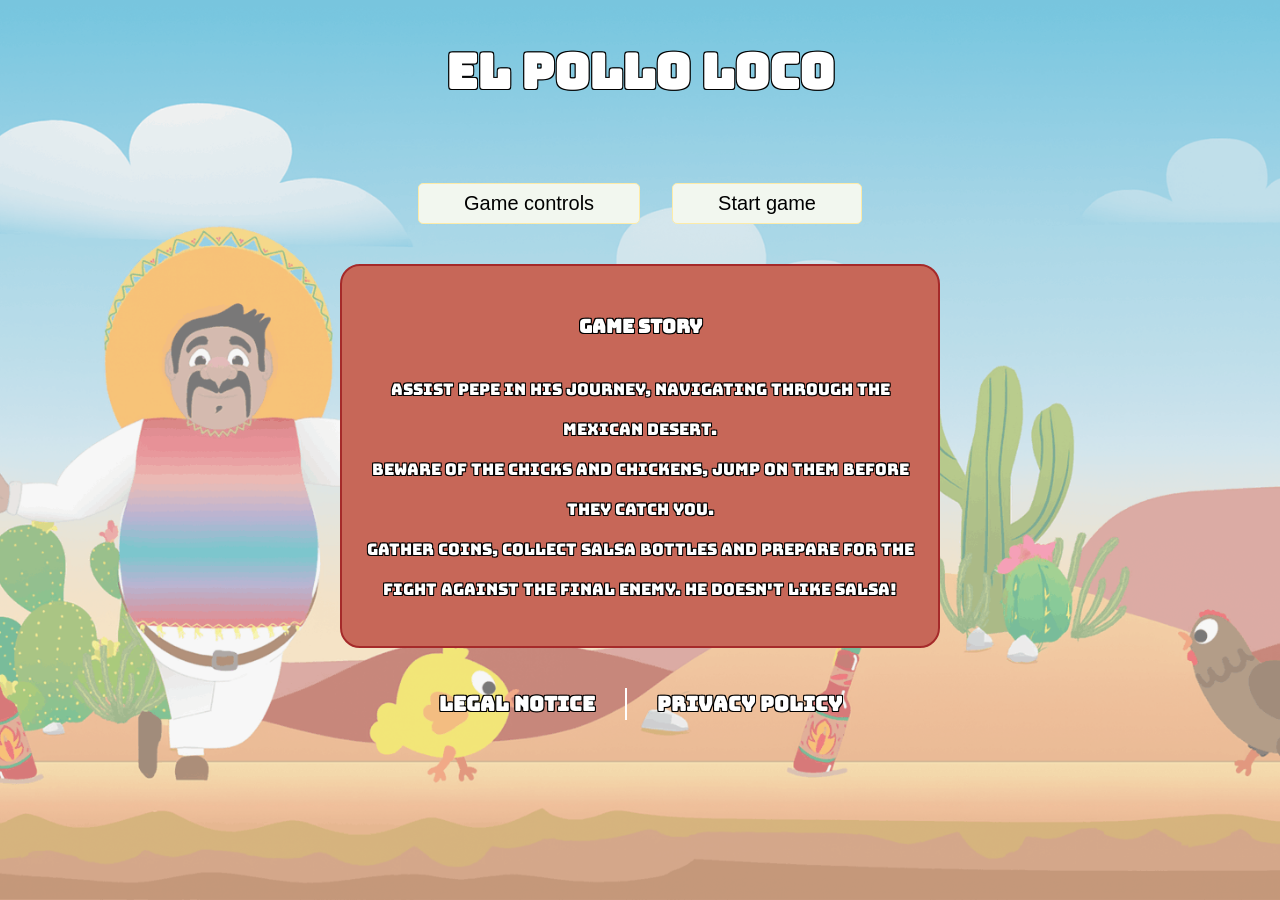
<file: index.html>
<!doctype html>
<html lang="en" translate="no">
  <head>
    <meta charset="UTF-8" />
    <meta name="viewport" content="width=device-width, initial-scale=1.0" />
    <title>El Pollo Loco</title>
    <link rel="stylesheet" href="style.css" />
    <link rel="icon" href="./img/favicon.png" />

    <!-- JS FILES -->
    <script src="./models/audio-manager.class.js" defer></script>
    <!-- Base classes -->
    <script src="./models/drawable-object.class.js" defer></script>
    <script src="./models/movable-object.class.js" defer></script>
    <!-- Game objects -->
    <script src="./models/chicken.class.js" defer></script>
    <script src="./models/small-chicken.class.js" defer></script>

    <script src="./systems/character-animation-system.js" defer></script>

    <script src="./models/character.class.js" defer></script>
    <script src="./models/cloud.class.js" defer></script>
    <script src="./models/background-object.class.js" defer></script>
    <script src="./models/keyboard.class.js" defer></script>
    <script src="./models/endboss.class.js" defer></script>
    <!-- UI elements -->
    <script src="./models/status-bar.class.js" defer></script>
    <script src="./models/coin-bar.class.js" defer></script>
    <script src="./models/bottle-bar.class.js" defer></script>
    <script src="./models/endboss-bar.class.js" defer></script>
    <!-- Collectibles and separators -->
    <script src="./models/separator-object.class.js" defer></script>
    <script src="./models/collectible-object.class.js" defer></script>
    <script src="./models/coin.class.js" defer></script>
    <script src="./models/bottle.class.js" defer></script>
    <script src="./models/throwable-object.class.js" defer></script>
    <script src="models/egg.class.js" defer></script>
    <!-- Level classes -->
    <script src="./models/level.class.js" defer></script>
    <script src="./levels/level1.js" defer></script>
    <!-- World helper systems -->
    <script src="./systems/collision-system.js" defer></script>
    <script src="./systems/bottle-system.js" defer></script>
    <script src="./systems/enemy-spawner.js" defer></script>
    <script src="./systems/collectibles-system.js" defer></script> 
    <!-- Game initialisation classes -->
    <script src="./models/world.class.js" defer></script>
    <script src="./js/game.js" defer></script>
    <script src="./script.js" defer></script>
  </head>
  <body onload="init()">
    <main id="game_wrapper" class="main-game-wrapper d-none">
      <h1 class="outlined main-title">El pollo loco</h1>
      <section class="game-content-wrapper">
        <canvas id="canvas" width="720" height="480"></canvas>
        <section class="upper-btn-container">
          <button onclick="audioManager.toggleSound()">
            <img id="sound_icon" src="./img/btn_sound.png" alt="mute, unmute button" />
          </button>
          <button onclick="restartGame()">
            <img src="./img/btn_restart.png" alt="restart button" />
          </button>
          <button onclick="stopGameFlow()">
            <img src="./img/btn_close.png" alt="quit game button" />
          </button>
        </section>
        <section class="mobile-control-buttons">
          <div class="left-btns">
            <button id="btn_throw">
              <img
                src="./img/arrow_throw.png"
                alt="curved arrow pointing to the right, throw"
              />
            </button>
            <button id="btn_jump">
              <img
                src="./img/arrow_upward.png"
                alt="arrow pointing to the top, jump"
              />
            </button>
          </div>
          <div class="right-btns">
            <button id="btn_left">
              <img
                src="./img/arrow_back.png"
                alt="arrow pointing to the left, go left"
              />
            </button>
            <button id="btn_right">
              <img
                src="./img/arrow_forward.png"
                alt="arrow pointing to the right, go right"
              />
            </button>
          </div>
        </section>
      </section>
    </main>
    <!-- Start game overlay -->
    <section id="start_screen" class="start-screen">
      <div class="start-screen-img"></div>
      <div class="start-screen-content">
        <h2 class="outlined">El pollo loco</h2>
        <div class="start-screen-btns">
          <button onclick="toggleInfoPannel()" id="btn_game_controls">
            Game controls
          </button>
          <button onclick="startGameFlow()">Start game</button>
        </div>
        <div class="info-pannel">
          <div id="game_story_container" class="game-story">
            <h3 class="outlined">Game story</h3>
            <p class="outlined">
              Assist Pepe in his journey, navigating through the Mexican desert.
              <br />
              Beware of the chicks and chickens, jump on them before they catch
              you. <br />
              Gather coins, collect salsa bottles and prepare for the fight
              against the final enemy. He doesn't like salsa!
            </p>
          </div>
          <div
            id="game_controls_container"
            class="game-controls-container d-none"
          >
            <h3 class="outlined">Game controls</h3>
            <img
              class="game-controls-img"
              src="./img/game_controls2.png"
              alt="s picture describing the game controls"
            />
          </div>
        </div>
        <footer>
          <a class="outlined" href="./html/legal-notice.html">Legal notice</a>
          <div class="vertical-divider"></div>
          <a class="outlined" href="./html/privacy-policy.html"
            >Privacy policy</a
          >
        </footer>
      </div>
    </section>
    <!-- You lost overlay -->
    <section id="overlay_you_lost" class="you-lost d-none">
      <div class="you-lost-btns">
        <button onclick="restartGame()">Restart game</button>
        <button onclick="stopGameFlow()">Exit game</button>
      </div>
      <img
        class="you-lost-img"
        src="./img/you_won_you_lost/you_lost_a.png"
        alt="you lost"
      />
    </section>
    <!-- You won, overlay -->
    <section id="overlay_you_won" class="you-won d-none">
      <div class="you-won-btns">
        <button onclick="restartGame()">Restart game</button>
        <button onclick="stopGameFlow()">Exit game</button>
      </div>
      <img
        class="you-won-img"
        src="./img/you_won_you_lost/you_won_a.png"
        alt="you won"
      />
    </section>
    <!-- Orientation warning overlay -->
    <section id="orientation_warning" class="warning-container">
      <span>Enjoy the game in landscape mode only!</span>
      <span>Please rotate your device!</span>
      <img
        class="salsa-bottle"
        src="./img/6_salsa_bottle/salsa_bottle.png"
        alt="a salsa bottle"
      />
    </section>
  </body>
</html>
</file>
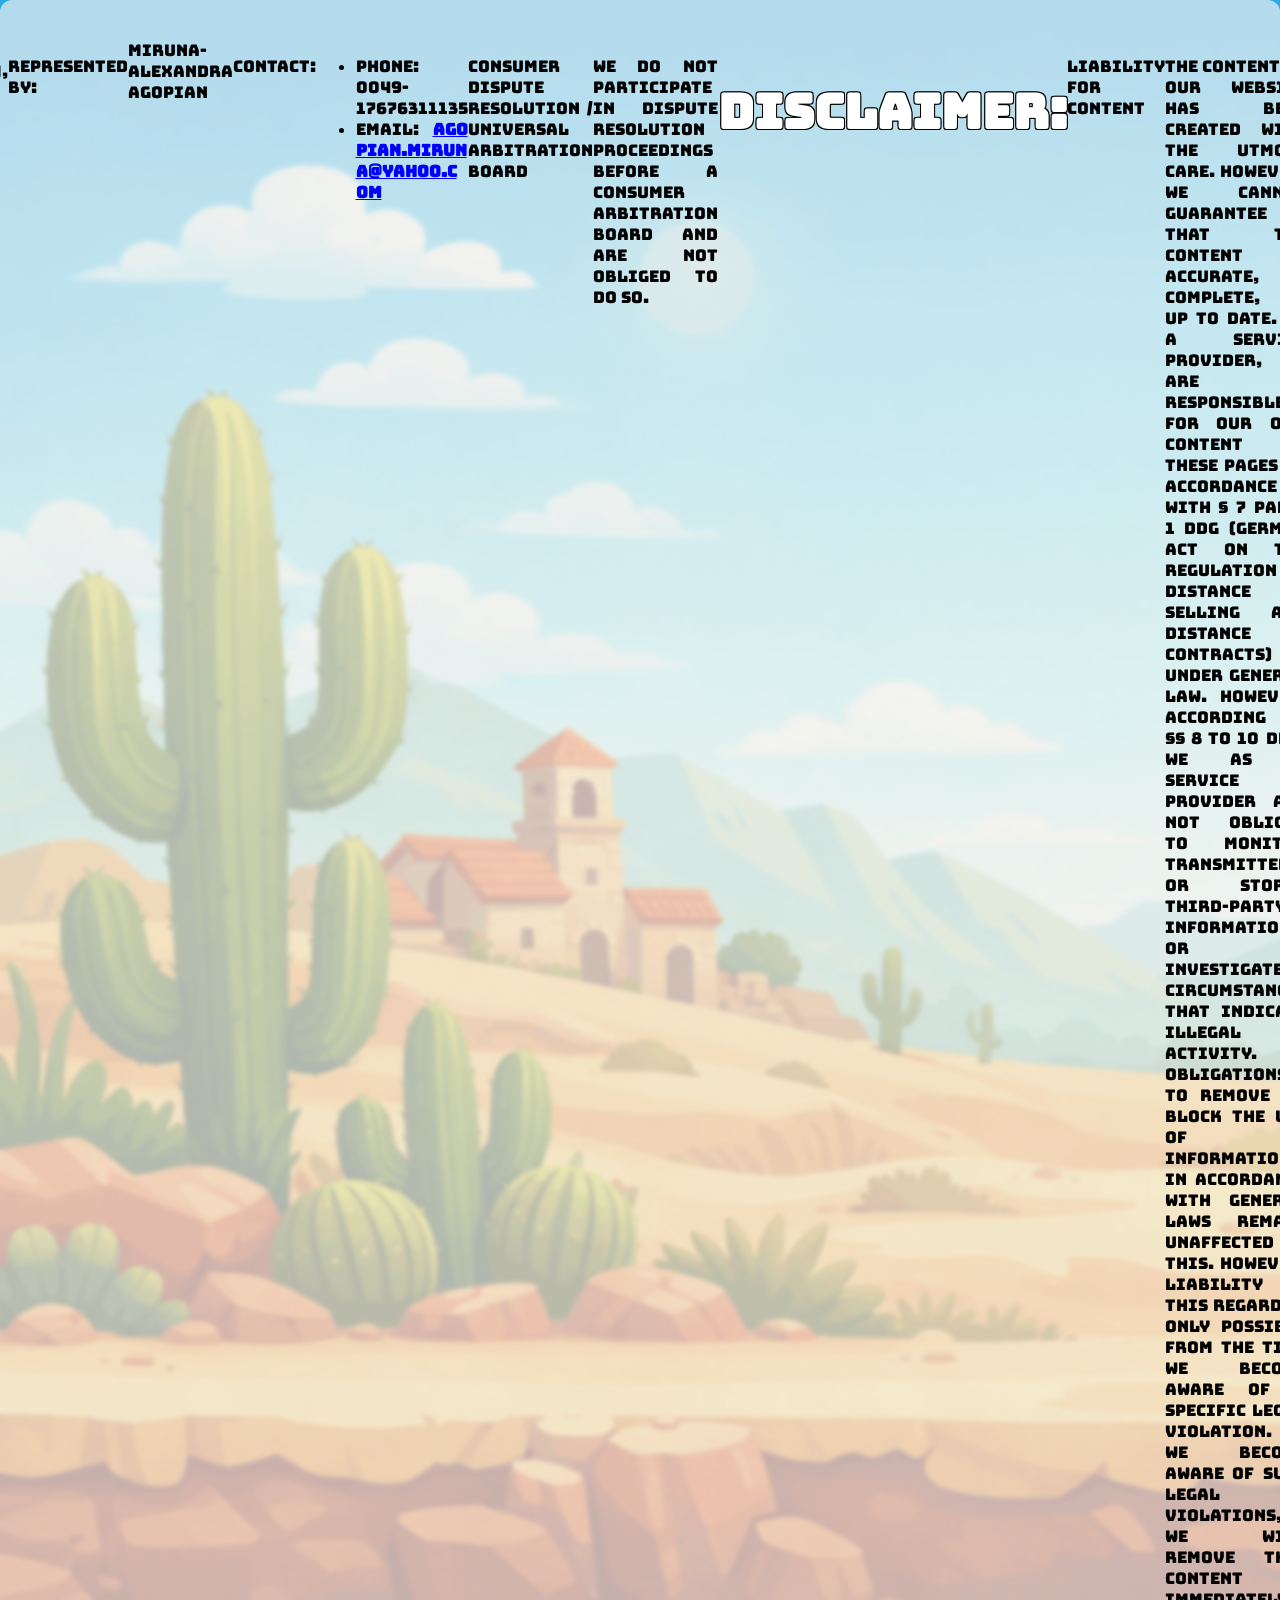
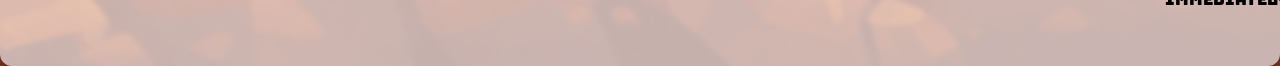
<file: legal-notice.html>
<!DOCTYPE html>
<html lang="en">
  <head>
    <meta charset="UTF-8" />
    <meta name="viewport" content="width=device-width, initial-scale=1.0" />
    <title>El Pollo Loco</title>
    <link rel="stylesheet" href="./style.css" />
    <link rel="stylesheet" href="./styles/text.css" />
    <link rel="icon" href="./img/favicon.png" />
  </head>
  <body>
    <main>
      <h1 class="outlined">Legal notice</h1>

      <p>
        Information pursuant to § 5 DDG (German Consumer Dispute Resolution Act)
      </p>
      <span>Miruna Agopian</span>
      <span>Auf dem Sand 41A</span>
      <span>69309 Mannheim, Germany</span>

      <p>Represented by:</p>
      <span>Miruna-Alexandra Agopian</span>

      <p>Contact:</p>
      <ul>
        <li>Phone: 0049-17676311135</li>
        <li>Email:
          <a href="mailto:agopian.miruna@yahoo.com"
            > agopian.miruna@yahoo.com</a
          >
        </li>
      </ul>
      <p>Consumer dispute resolution / Universal arbitration board</p>
      <p>
        We do not participate in dispute resolution proceedings before a
        consumer arbitration board and are not obliged to do so.
      </p>

      <h2 class="outlined">Disclaimer:</h2>

      <p>Liability for content</p>
      <p>
        The content of our website has been created with the utmost care.
        However, we cannot guarantee that the content is accurate, complete, or
        up to date. As a service provider, we are responsible for our own
        content on these pages in accordance with § 7 para. 1 DDG (German Act on
        the Regulation of Distance Selling and Distance Contracts) under general
        law. However, according to §§ 8 to 10 DDG, we as a service provider are
        not obliged to monitor transmitted or stored third-party information or
        to investigate circumstances that indicate illegal activity. Obligations
        to remove or block the use of information in accordance with general
        laws remain unaffected by this. However, liability in this regard is
        only possible from the time we become aware of a specific legal
        violation. If we become aware of such legal violations, we will remove
        this content immediately.
      </p>

      <p>Liability for links</p>
      <p>
        Our website contains links to external third-party websites over whose
        content we have no influence. Therefore, we cannot accept any liability
        for this external content. The respective provider or operator of the
        linked pages is always responsible for their content. The linked pages
        were checked for possible legal violations at the time of linking. No
        illegal content was found at the time of linking. However, permanent
        monitoring of the content of the linked pages is not reasonable without
        concrete evidence of a violation of the law. If we become aware of any
        infringements, we will remove such links immediately.
      </p>
      <p>Copyright</p>
      <p>
        The content and works on these pages created by the site operators are
        subject to German copyright law. The reproduction, editing,
        distribution, and any kind of use outside the limits of copyright law
        require the written consent of the respective author or creator.
        Downloads and copies of this site are only permitted for private,
        non-commercial use. Insofar as the content on this site was not created
        by the operator, the copyrights of third parties are respected. In
        particular, third-party content is identified as such. Should you
        nevertheless become aware of a copyright infringement, please inform us
        accordingly. If we become aware of any infringements, we will remove
        such content immediately.
      </p> <br> <br>
        <a href="index.html">Back to the game</a>
    </main>
  </body>
</html>
</file>
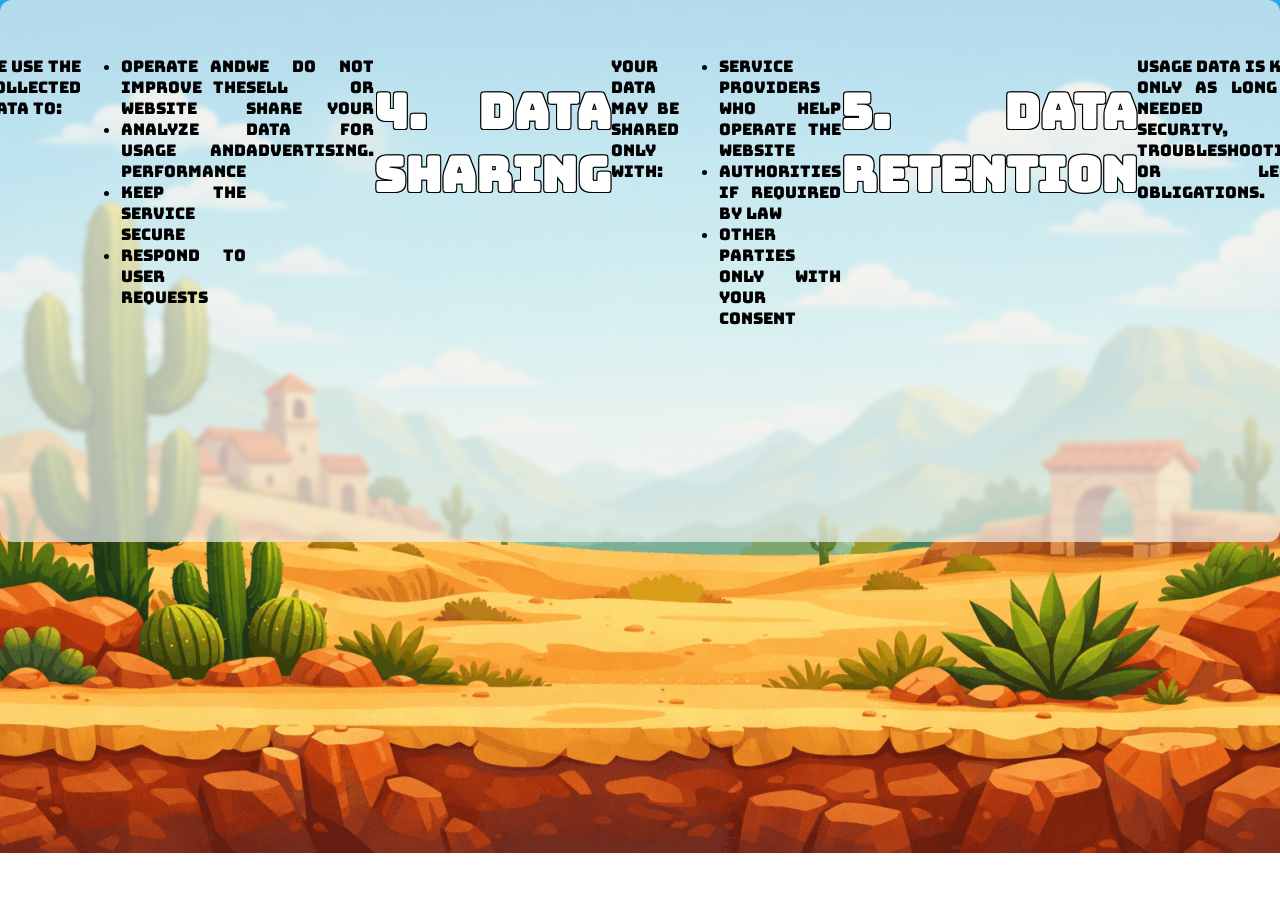
<file: privacy-policy.html>
<!DOCTYPE html>
<html lang="en">
  <head>
    <meta charset="UTF-8" />
    <meta name="viewport" content="width=device-width, initial-scale=1.0" />
    <title>El Pollo Loco</title>
    <link rel="stylesheet" href="./style.css">
    <link rel="stylesheet" href="./styles/text.css" />
    <link rel="icon" href="./img/favicon.png" />
  </head>
  <body>
    <main>
      <h1 class="outlined">Privacy Policy</h1>
      <span>Last updated: January 15, 2026</span>
      <p>
        This Privacy Policy explains what data is collected when you use El
        Pollo Loco, how it’s used, and your rights.
      </p>

      <h2 class="outlined">1. Data We Collect</h2>
      <p>We only collect basic Usage Data, such as:</p>
      <ul>
        <li>IP address</li>
        <li>Browser type and version</li>
        <li>Pages visited and time spent</li>
        <li>Device information</li>
        <li>Diagnostic data</li>
      </ul>
      <p>This data is collected automatically by your browser.</p>

      <h2 class="outlined">2. Cookies</h2>
      <p>
        The website uses essential cookies to make the game work and remember
        basic preferences. You can disable cookies in your browser, but some
        features may not function.
      </p>

      <h2 class="outlined">3. How We Use Data</h2>
      <p>We use the collected data to:</p>
      <ul>
        <li>Operate and improve the website</li>
        <li>Analyze usage and performance</li>
        <li>Keep the service secure</li>
        <li>Respond to user requests</li>
      </ul>
      <p>We do not sell or share your data for advertising.</p>

      <h2 class="outlined">4. Data Sharing</h2>
      <p>Your data may be shared only with:</p>
      <ul>
        <li>Service providers who help operate the website</li>
        <li>Authorities if required by law</li>
        <li>Other parties only with your consent</li>
      </ul>

      <h2 class="outlined">5. Data Retention</h2>
      <p>
        Usage Data is kept only as long as needed for security, troubleshooting,
        or legal obligations.
      </p>

      <h2 class="outlined">6. Children’s Privacy</h2>
      <p>
        The service is not intended for children under 13. We do not knowingly
        collect data from children.
      </p>

      <h2 class="outlined">7. External Links</h2>
      <p>
        The website may contain links to third‑party sites. We are not
        responsible for their content or privacy practices.
      </p>

      <h2 class="outlined">8. Changes</h2>
      <p>
        We may update this Privacy Policy. The “Last updated” date will always
        reflect the latest version.
      </p>

      <h2 class="outlined">9. Contact</h2>
      <p>For questions, contact: <br /> <br>Miruna Agopian</p>
      <a href="mailto:agopian.miruna@yahoo.com">agopian.miruna@yahoo.com</a>
      <br> <br>
      <a href="index.html">Back to the game</a>
    </main>
  </body>
</html>
</file>
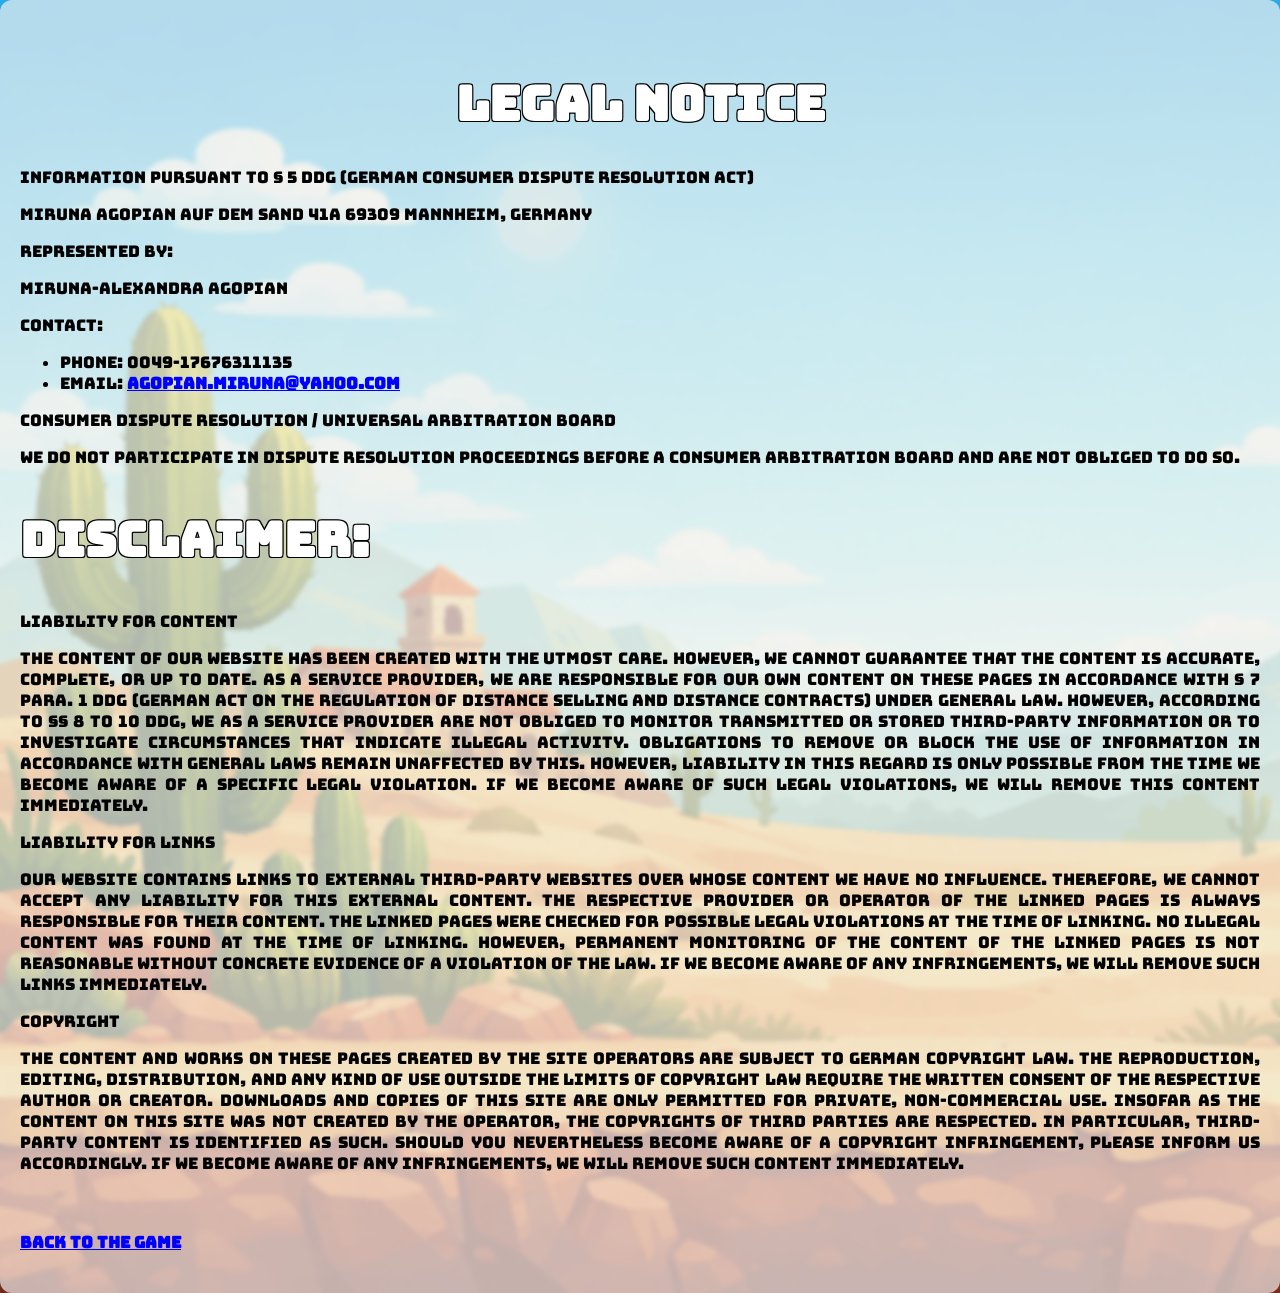
<file: html/legal-notice.html>
<!doctype html>
<html lang="en">
  <head>
    <meta charset="UTF-8" />
    <meta name="viewport" content="width=device-width, initial-scale=1.0" />
    <title>El Pollo Loco</title>
    <link rel="stylesheet" href="../style.css" />
    <link rel="stylesheet" href="../styles/text.css" />
    <link rel="icon" href="../img/favicon.png" />
  </head>
  <body>
    <main>
      <div class="main-content">
        <h1 class="outlined">Legal notice</h1>

        <p>
          Information pursuant to § 5 DDG (German Consumer Dispute Resolution
          Act)
        </p>
        <span>Miruna Agopian</span>
        <span>Auf dem Sand 41A</span>
        <span>69309 Mannheim, Germany</span>

        <p>Represented by:</p>
        <span>Miruna-Alexandra Agopian</span>

        <p>Contact:</p>
        <ul>
          <li>Phone: 0049-17676311135</li>
          <li>
            Email:
            <a href="mailto:agopian.miruna@yahoo.com">
              agopian.miruna@yahoo.com</a
            >
          </li>
        </ul>
        <p>Consumer dispute resolution / Universal arbitration board</p>
        <p>
          We do not participate in dispute resolution proceedings before a
          consumer arbitration board and are not obliged to do so.
        </p>

        <h2 class="outlined">Disclaimer:</h2>

        <p>Liability for content</p>
        <p>
          The content of our website has been created with the utmost care.
          However, we cannot guarantee that the content is accurate, complete,
          or up to date. As a service provider, we are responsible for our own
          content on these pages in accordance with § 7 para. 1 DDG (German Act
          on the Regulation of Distance Selling and Distance Contracts) under
          general law. However, according to §§ 8 to 10 DDG, we as a service
          provider are not obliged to monitor transmitted or stored third-party
          information or to investigate circumstances that indicate illegal
          activity. Obligations to remove or block the use of information in
          accordance with general laws remain unaffected by this. However,
          liability in this regard is only possible from the time we become
          aware of a specific legal violation. If we become aware of such legal
          violations, we will remove this content immediately.
        </p>

        <p>Liability for links</p>
        <p>
          Our website contains links to external third-party websites over whose
          content we have no influence. Therefore, we cannot accept any
          liability for this external content. The respective provider or
          operator of the linked pages is always responsible for their content.
          The linked pages were checked for possible legal violations at the
          time of linking. No illegal content was found at the time of linking.
          However, permanent monitoring of the content of the linked pages is
          not reasonable without concrete evidence of a violation of the law. If
          we become aware of any infringements, we will remove such links
          immediately.
        </p>
        <p>Copyright</p>
        <p>
          The content and works on these pages created by the site operators are
          subject to German copyright law. The reproduction, editing,
          distribution, and any kind of use outside the limits of copyright law
          require the written consent of the respective author or creator.
          Downloads and copies of this site are only permitted for private,
          non-commercial use. Insofar as the content on this site was not
          created by the operator, the copyrights of third parties are
          respected. In particular, third-party content is identified as such.
          Should you nevertheless become aware of a copyright infringement,
          please inform us accordingly. If we become aware of any infringements,
          we will remove such content immediately.
        </p>
        <br />
        <br />
        <a href="../index.html">Back to the game</a>
      </div>
    </main>
  </body>
</html>
</file>
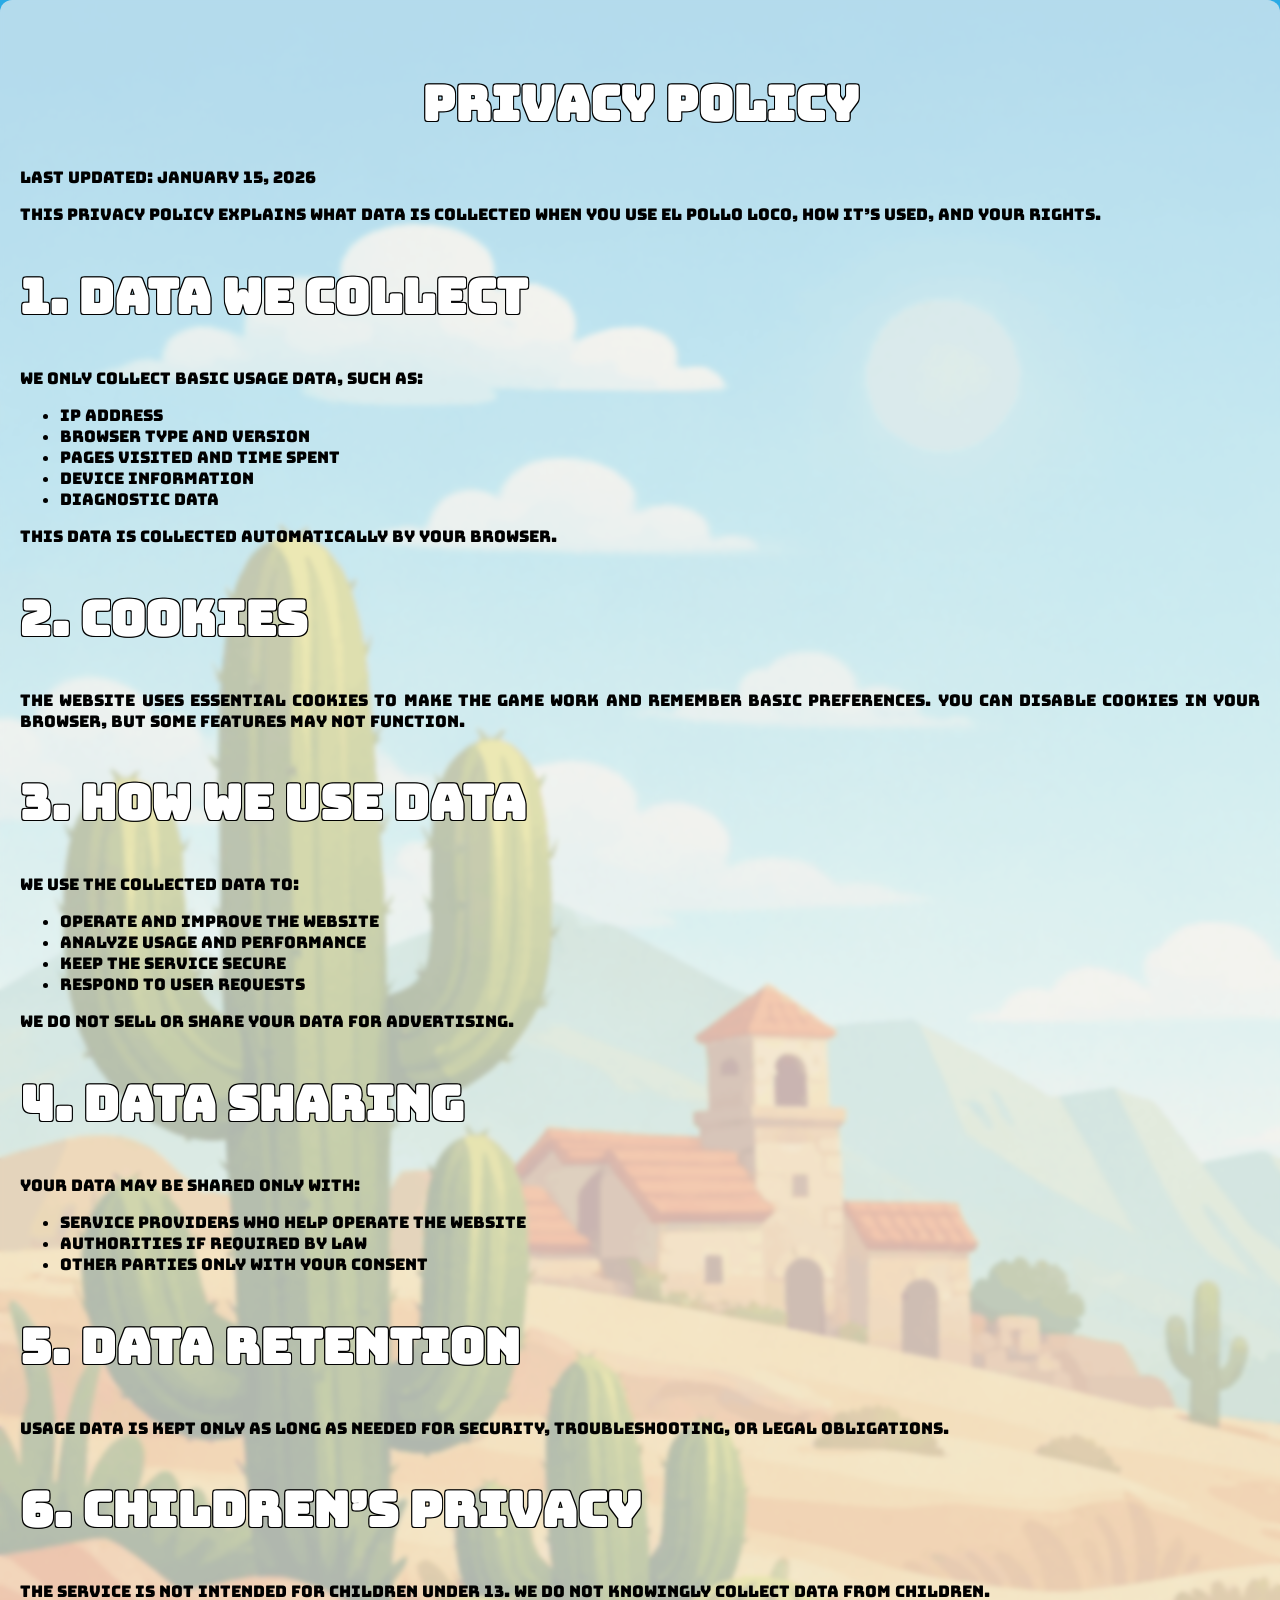
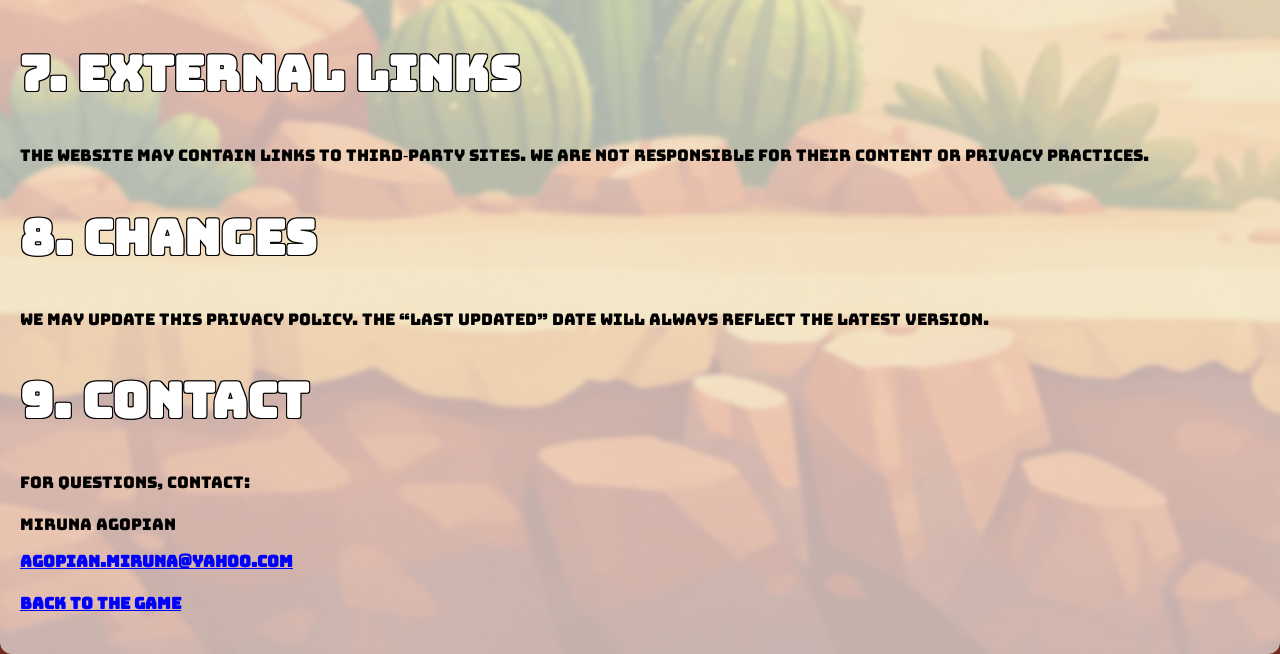
<file: html/privacy-policy.html>
<!doctype html>
<html lang="en">
  <head>
    <meta charset="UTF-8" />
    <meta name="viewport" content="width=device-width, initial-scale=1.0" />
    <title>El Pollo Loco</title>
    <link rel="stylesheet" href="../style.css" />
    <link rel="stylesheet" href="../styles/text.css" />
    <link rel="icon" href="../img/favicon.png" />
  </head>
  <body>
    <main>
      <div class="main-content">
        <h1 class="outlined">Privacy Policy</h1>
        <span>Last updated: January 15, 2026</span>
        <p>
          This Privacy Policy explains what data is collected when you use El
          Pollo Loco, how it’s used, and your rights.
        </p>

        <h2 class="outlined">1. Data We Collect</h2>
        <p>We only collect basic Usage Data, such as:</p>
        <ul>
          <li>IP address</li>
          <li>Browser type and version</li>
          <li>Pages visited and time spent</li>
          <li>Device information</li>
          <li>Diagnostic data</li>
        </ul>
        <p>This data is collected automatically by your browser.</p>

        <h2 class="outlined">2. Cookies</h2>
        <p>
          The website uses essential cookies to make the game work and remember
          basic preferences. You can disable cookies in your browser, but some
          features may not function.
        </p>

        <h2 class="outlined">3. How We Use Data</h2>
        <p>We use the collected data to:</p>
        <ul>
          <li>Operate and improve the website</li>
          <li>Analyze usage and performance</li>
          <li>Keep the service secure</li>
          <li>Respond to user requests</li>
        </ul>
        <p>We do not sell or share your data for advertising.</p>

        <h2 class="outlined">4. Data Sharing</h2>
        <p>Your data may be shared only with:</p>
        <ul>
          <li>Service providers who help operate the website</li>
          <li>Authorities if required by law</li>
          <li>Other parties only with your consent</li>
        </ul>

        <h2 class="outlined">5. Data Retention</h2>
        <p>
          Usage Data is kept only as long as needed for security,
          troubleshooting, or legal obligations.
        </p>

        <h2 class="outlined">6. Children’s Privacy</h2>
        <p>
          The service is not intended for children under 13. We do not knowingly
          collect data from children.
        </p>

        <h2 class="outlined">7. External Links</h2>
        <p>
          The website may contain links to third‑party sites. We are not
          responsible for their content or privacy practices.
        </p>

        <h2 class="outlined">8. Changes</h2>
        <p>
          We may update this Privacy Policy. The “Last updated” date will always
          reflect the latest version.
        </p>

        <h2 class="outlined">9. Contact</h2>
        <p>
          For questions, contact: <br />
          <br />Miruna Agopian
        </p>
        <a href="mailto:agopian.miruna@yahoo.com">agopian.miruna@yahoo.com</a>
        <br />
        <br />
        <a href="../index.html">Back to the game</a>
      </div>
    </main>
  </body>
</html>
</file>
<file: style.css>
/* General styling rules */
*{
    box-sizing: border-box;
}

body {
    margin: 0;
    background-image: url('./img/5_background/background_img_main_compressed.png');
    background-size: cover;
    background-repeat: no-repeat;
    font-family: 'Bungee';
    overflow-x: hidden;
}

@font-face {
  font-display: swap; 
  font-family: 'Bungee';
  font-style: normal;
  font-weight: 400;
  src: url('./fonts/bungee-v17-latin-regular.woff2') format('woff2'); 
}

h1, h2 {
    color: azure;
    text-decoration: wavy;
    font-size: clamp(1.8rem, 4vw + 1rem, 3rem);
}

.outlined { 
    color: white; 
    text-shadow: 
    -1px -1px 0 black, 
    1px -1px 0 black, 
    -1px 1px 0 black, 
    1px 1px 0 black; 
}

a {
    text-decoration: none;
    color: white;
    font-size: 20px;
    font-weight: 800;
}

a:hover {
    transform: scale(1.1);
    transition: 125ms ease-in-out;
}

.d-none {
    display: none !important;
}


/* Canvas styling */

.main-game-wrapper {
    display: flex;
    justify-content: center;
    align-items: center;
    flex-direction: column;
    min-height: 100vh;
    padding: 40px 10px;
    background: rgba(240, 240, 240, 0.4); 
}

.game-content-wrapper {
    display: flex;
    justify-content: center;
    position: relative;
}

canvas {
    border: 2px solid white;
    border-style: double;
    border-radius: 8px;
    display: block;
    width: 100%;
    max-width: 100vw;
    height: auto;
    max-height: 100vh;
}

.upper-btn-container {
    display: flex;
    justify-content: flex-end;
    gap: clamp(8px, 3vw, 20px);
    position: absolute;
    top: 6px;
    right: 8px;
}

.upper-btn-container button img {
    width: clamp(20px, 4vw, 20px);
    height: auto;
    max-width: 28px;
}

.upper-btn-container button {
    padding: clamp(2px, 1vw, 6px);
    height: auto;
}

button {
    cursor: pointer;
    border-radius: 5px;
    background-color: #f2f7ef;
    display: flex;
    justify-content: center;
    align-items: center;
    border: 1px solid #fdeba8;
}

button:not(.fullscreen-btn):hover {
    background-color: #fdeba8;
}

.btn-active {
    background-color: #f6ba61;
    border: 1px solid #a0220a;
}

.mobile-control-buttons {
    display: none;
    justify-content: space-between;
    align-items: center;
    width: 100%;
    position: absolute;
    bottom: 4px;
}

.mobile-control-buttons button {
    background-color: transparent;
    border: 2px solid white;
    padding: 4px 16px;
    border-radius: 20%;
    background-color: rgba(220, 220, 220, 0.7);
}

.right-btns, 
.left-btns {
    display: flex;
    justify-content: space-around;
    width: 30%;
}

/* Start screen overlay */

.start-screen { 
    position: fixed; 
    inset: 0; 
    z-index: 10; 
    display: grid; 
} 
.start-screen-img { 
    grid-area: 1 / 1; 
    background-image: url('img/9_intro_outro_screens/start/startscreen_1_compressed.png'); 
    background-size: cover; 
    background-position: center; 
} 
.start-screen-content { 
    grid-area: 1 / 1; 
    display: flex; 
    flex-direction: column; 
    align-items: center; 
    gap: 40px; 
    padding: 0 40px; 
    background: rgba(240, 240, 240, 0.5); 
    overflow-y: auto;
    width: 100%;
    max-width: 100%;
} 
.start-screen-btns { 
    display: flex; 
    justify-content: 
    center; gap: 2rem; 
    flex-wrap: wrap; 
} 

.start-screen-btns button {
    padding: 8px 45px;
    font-size: 20px;
}

.info-pannel { 
    border: 2px solid brown; 
    border-radius: 20px; 
    background-color: #c76758; 
    padding: 20px;
    width: clamp(280px, 60vw, 600px); 
}

.game-story p, 
.game-story h3 { 
    color: white; 
    text-align: center; 
    line-height: 2.5; 
}

.game-controls-container {
    display: flex;
    justify-content: center;
    align-items: center;
    flex-direction: column;
    width: 100%;
    max-width: 100%;
    padding: 1rem;
}

.game-controls-container h3 {
    color: white;
}

.game-controls-img {
    width: clamp(200px, 50vw, 600px);
    height: clamp(150px, 40vh, 400px);
    flex-shrink: 1;
    flex-grow: 1;
    object-fit: contain;
}


footer {
    display: flex;
    justify-content: center;
    align-items: center;
    gap: 30px;
    padding-bottom: 40px;
}

.vertical-divider {
    height: 32px;
    width: 2px;
    background-color: white;
}

/* You won/You lost overlay */
.you-lost,
.you-won {
    position: fixed;
    inset: 0;
    z-index: 20;
    background-color: rgb(240, 240, 240);
    display: flex;
    flex-direction: column;
    align-items: center;
    justify-content: center;
}

.you-lost-img,
.you-won-img {
    max-width: 600px;
    max-height: 80vh;
    width: 100%;
    height: auto;
    object-fit: contain;
}

.you-lost-btns,
.you-won-btns {
    display: flex;
    gap: 40px;
    margin-bottom: 20px;
}

.you-lost-btns button,
.you-won-btns button {
    padding: 8px 32px;
}

/* Warning overlay */

.warning-container {
    display: none;
    flex-direction: column;
    align-items: center;
    justify-content: center;
    gap: 16px;
    position: fixed;
    background-color: #fbc862;
    top: 0;
    left: 0;
    height: 100%;
    width: 100%;
    z-index: 100;
    padding: 0 8px;
    box-sizing: border-box;
}

.warning-container span {
    word-break: break-word;
    text-align: center;
}

.salsa-bottle {
    height: 100px;
    width: 100px;
    animation: rotateBottle 1s ease-in-out infinite;
}

@keyframes rotateBottle {
    0% {transform: rotate(0deg);}
    100% {transform: rotate(360deg);}
}

/* Media queries */

@media (pointer: coarse) and (orientation: landscape) {
    .mobile-control-buttons {
        display: flex;
    }
}


@media only screen and (max-width: 720px) {
    canvas {
        width: 100%;
    }
}

@media only screen and (max-height: 480px) {
    canvas {
        height: 100vh;
    }
}

@media screen and (orientation: landscape) and (max-height: 480px) {
    .main-title {
        display: none;
    }

    .main-game-wrapper {
        height: 100vh;   
        min-height: 100vh;
        padding: 0;   
    }

    .game-content-wrapper {
        height: 100%;       
        overflow: hidden;   
        display: flex;
        flex-direction: column;
        justify-content: center;
        align-items: center;
    }

    canvas {
        width: 100%;
        height: auto;
        max-width: 100vw;
        max-height: 100vh;
    }
}

@media screen and (orientation: landscape) and (max-height: 600px) {
     .main-title {
        display: none;
    }
}
</file>
<file: styles/text.css>
main {
    background: rgba(240, 240, 240, 0.7);
    border-radius: 12px; 
    backdrop-filter: blur(2px);
    width: 100%;
    max-width: 100%;
    overflow-x: hidden;
    padding: 40px 20px;
    text-align: justify;
    display: flex;
    justify-content: center;
}

.main-content {
    max-width: 1400px;
}

main h1 {
    color: white;
    text-align: center;
    font-size: clamp(1.8rem, 4vw + 1rem, 3rem);
}
main h2 {
    color: white;
    font-size: clamp(1.8rem, 4vw + 1rem, 3rem);
}
main a {
    color: blue;
    text-decoration: underline;
    font-size: 16px;
    word-break: break-all;
}
</file>
